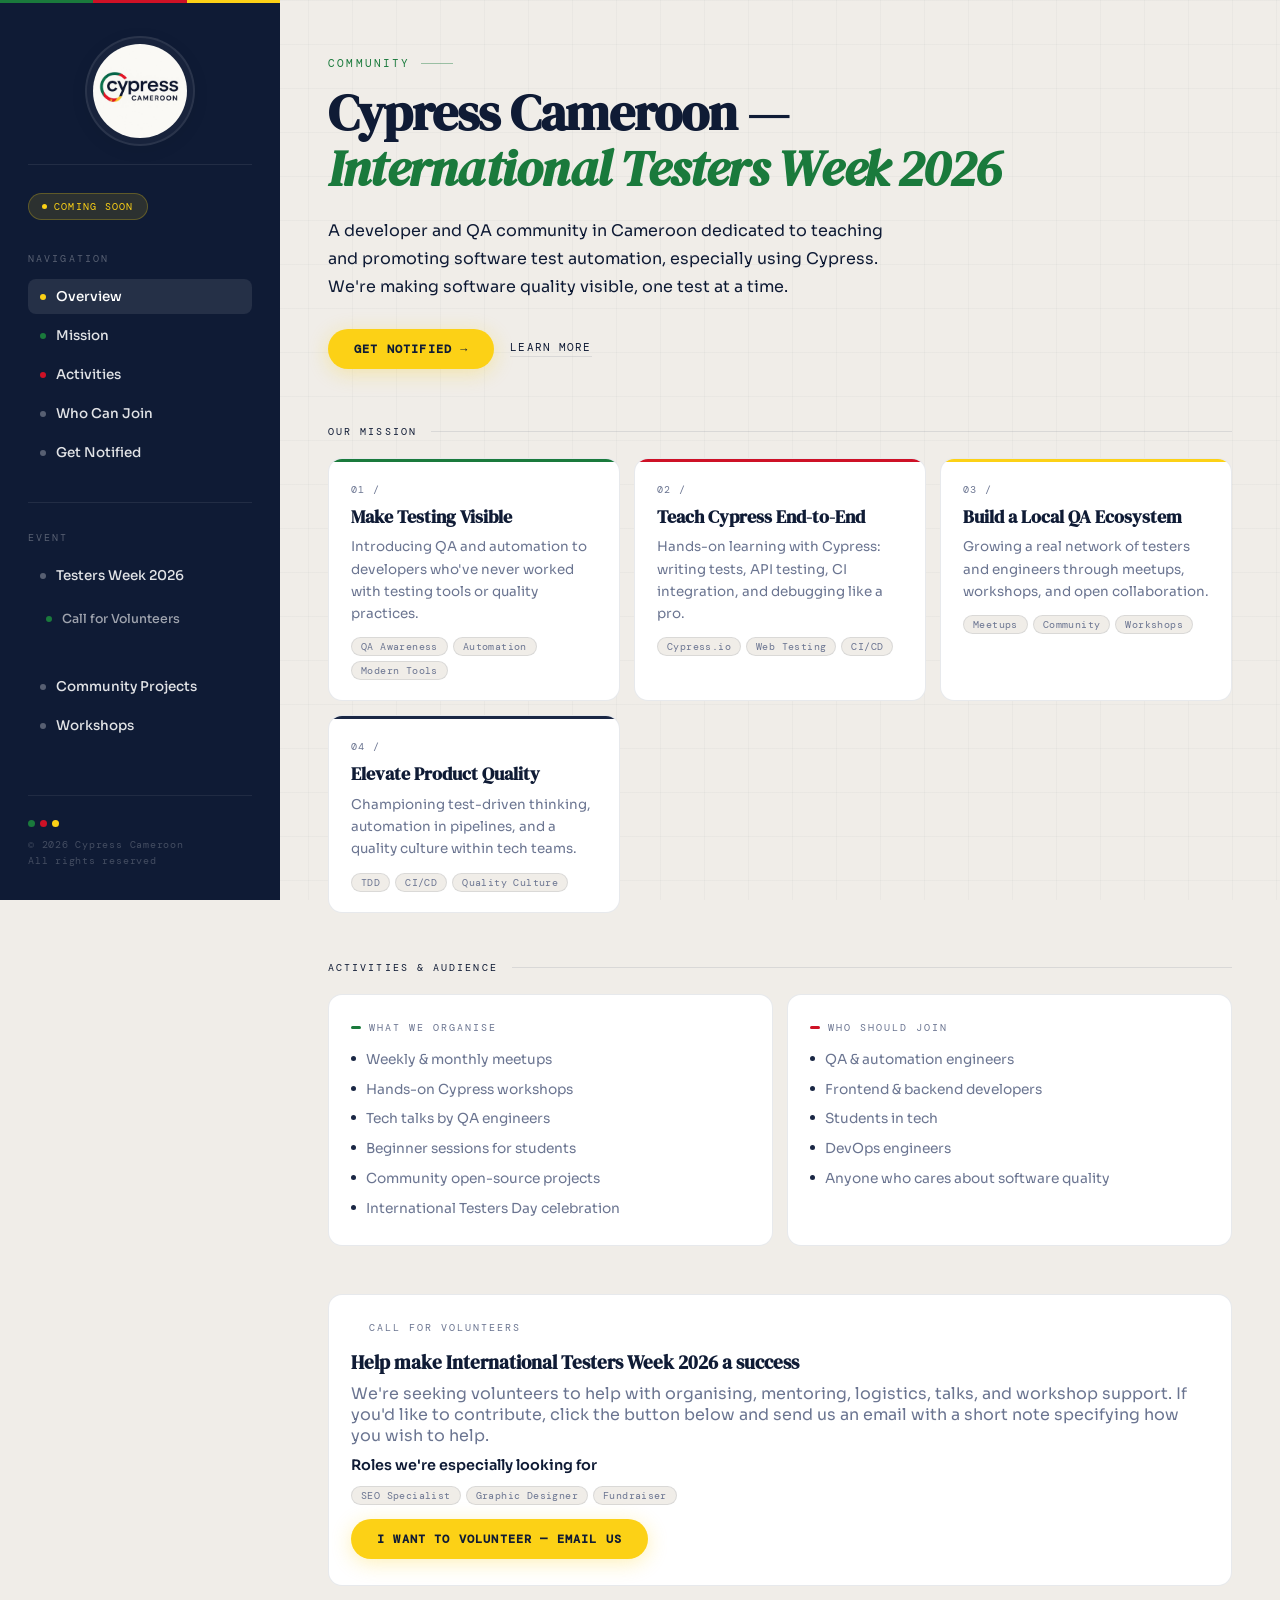
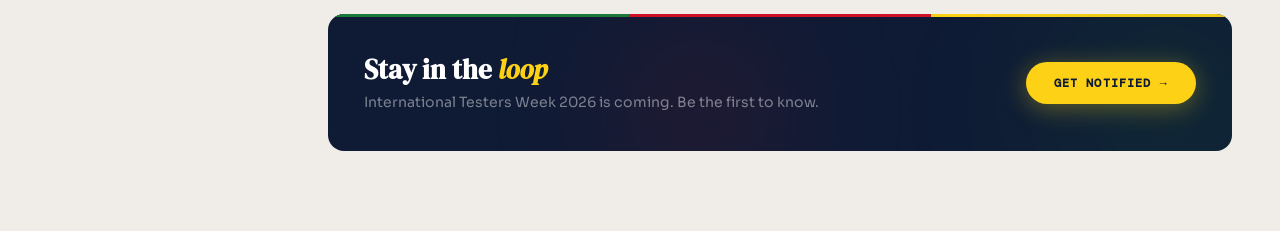
<file: index.html>
<!DOCTYPE html>
<html lang="en">
<head>
  <meta charset="UTF-8" />
  <meta name="viewport" content="width=device-width, initial-scale=1.0" />
  <title>International Testers Week 2026 — Cypress Cameroon</title>
  <link rel="preconnect" href="https://fonts.googleapis.com">
  <link href="https://fonts.googleapis.com/css2?family=DM+Serif+Display:ital@0;1&family=DM+Mono:wght@400;500&family=Sora:wght@300;400;500;600&display=swap" rel="stylesheet">
  <!-- Preload stylesheet to reduce render-blocking, with noscript fallback -->
  <link rel="preload" href="./assets/styles.css" as="style" onload="this.rel='stylesheet'">
  <noscript><link rel="stylesheet" href="./assets/styles.css"></noscript>
  <!-- SEO meta -->
  <meta name="description" content="Cypress Cameroon — a developer and QA community in Cameroon teaching and promoting test automation with Cypress. Join meetups, workshops, and community projects for International Testers Week 2026." />
  <meta name="keywords" content="Cypress Cameroon, Testers Week 2026, QA, Test Automation, Cypress, Workshops, Meetups, Software Testing Cameroon" />
  <link rel="canonical" href="https://cypresscameroon.js.org/" />

  <!-- Google Search Console verification (alternate to DNS TXT) -->
  <meta name="google-site-verification" content="DJ4gVrxsj_s6Cv7XEpJXVdb3g57MJnhzCo_6gRFwP7A" />

  <!-- Open Graph / Social -->
  <meta property="og:type" content="website" />
  <meta property="og:title" content="Cypress Cameroon — International Testers Week 2026" />
  <meta property="og:description" content="Cypress Cameroon — a developer and QA community in Cameroon teaching and promoting test automation with Cypress. Join us for Testers Week 2026." />
  <meta property="og:url" content="https://cypresscameroon.js.org/" />
  <meta property="og:image" content="https://cypresscameroon.js.org/cypres-cameroon-logo.png" />

  <!-- Twitter -->
  <meta name="twitter:card" content="summary_large_image" />
  <meta name="twitter:title" content="Cypress Cameroon — International Testers Week 2026" />
  <meta name="twitter:description" content="A developer and QA community in Cameroon dedicated to teaching and promoting software test automation using Cypress." />
  <meta name="twitter:image" content="https://cypresscameroon.js.org/cypres-cameroon-logo.png" />

  <!-- JSON-LD Organization schema -->
  <script type="application/ld+json">
  {
    "@context": "https://schema.org",
    "@type": "Organization",
    "name": "Cypress Cameroon",
    "url": "https://cypresscameroon.js.org/",
    "logo": "https://cypresscameroon.js.org/cypres-cameroon-logo.png",
    "contactPoint": [{
      "@type": "ContactPoint",
      "email": "info@cypresscameroon.com",
      "contactType": "information"
    }]
  }
  </script>
</head>
<body>
  <div class="shell">

    <!-- SIDEBAR (reusable partial) -->
    <div data-include="partials/sidebar.html"></div>

    <!-- MAIN -->
    <main class="main">

      <!-- HERO (reusable partial) -->
      <div data-include="partials/hero.html"></div>

      <!-- MISSION -->
      <div class="section-head" id="mission">
        <span class="section-title">Our Mission</span>
      </div>

      <div class="grid">
        <div class="card">
          <span class="card-num">01 /</span>
          <h3>Make Testing Visible</h3>
          <p>Introducing QA and automation to developers who've never worked with testing tools or quality practices.</p>
          <div class="tags">
            <span class="tag">QA Awareness</span>
            <span class="tag">Automation</span>
            <span class="tag">Modern Tools</span>
          </div>
        </div>
        <div class="card">
          <span class="card-num">02 /</span>
          <h3>Teach Cypress End-to-End</h3>
          <p>Hands-on learning with Cypress: writing tests, API testing, CI integration, and debugging like a pro.</p>
          <div class="tags">
            <span class="tag">Cypress.io</span>
            <span class="tag">Web Testing</span>
            <span class="tag">CI/CD</span>
          </div>
        </div>
        <div class="card">
          <span class="card-num">03 /</span>
          <h3>Build a Local QA Ecosystem</h3>
          <p>Growing a real network of testers and engineers through meetups, workshops, and open collaboration.</p>
          <div class="tags">
            <span class="tag">Meetups</span>
            <span class="tag">Community</span>
            <span class="tag">Workshops</span>
          </div>
        </div>
        <div class="card">
          <span class="card-num">04 /</span>
          <h3>Elevate Product Quality</h3>
          <p>Championing test-driven thinking, automation in pipelines, and a quality culture within tech teams.</p>
          <div class="tags">
            <span class="tag">TDD</span>
            <span class="tag">CI/CD</span>
            <span class="tag">Quality Culture</span>
          </div>
        </div>
      </div>

      <!-- ACTIVITIES + JOIN -->
      <div class="section-head" id="activities">
        <span class="section-title">Activities &amp; Audience</span>
      </div>

      <div class="two-col" id="join">
        <div class="panel">
          <div class="panel-title">What We Organise</div>
          <ul>
            <li>Weekly &amp; monthly meetups</li>
            <li>Hands-on Cypress workshops</li>
            <li>Tech talks by QA engineers</li>
            <li>Beginner sessions for students</li>
            <li>Community open-source projects</li>
            <li>International Testers Day celebration</li>
          </ul>
        </div>
        <div class="panel">
          <div class="panel-title">Who Should Join</div>
          <ul>
            <li>QA &amp; automation engineers</li>
            <li>Frontend &amp; backend developers</li>
            <li>Students in tech</li>
            <li>DevOps engineers</li>
            <li>Anyone who cares about software quality</li>
          </ul>
        </div>
      </div>

      <!-- CALL FOR VOLUNTEERS -->
      <section id="call-volunteers" class="panel" style="margin-bottom:28px;">
        <div class="panel-title">Call For Volunteers</div>
        <h3 style="font-family:var(--serif);margin-top:6px;color:var(--navy-deep);">Help make International Testers Week 2026 a success</h3>
        <p style="color:var(--muted);margin-top:8px;">We're seeking volunteers to help with organising, mentoring, logistics, talks, and workshop support. If you'd like to contribute, click the button below and send us an email with a short note specifying how you wish to help.</p>

        <div style="margin-top:10px;">
          <div style="font-size:0.9rem;color:var(--navy-deep);margin-bottom:8px;font-weight:600;">Roles we're especially looking for</div>
          <div class="tags">
            <span class="tag">SEO Specialist</span>
            <span class="tag">Graphic Designer</span>
            <span class="tag">Fundraiser</span>
          </div>
        </div>

        <div style="margin-top:14px;">
          <a href="mailto:cy.cameroon@gmail.com?subject=Volunteer%20-%20International%20Testers%20Week%202026&body=Please%20specify%20how%20you%20wish%20to%20help%3A%0A-%20Preferred%20role%20(e.g.%20SEO%20Specialist%2C%20Graphic%20Designer%2C%20Fundraiser)%3A%0A-%20Availability%20(dates)%3A%0A-%20Notes%3A" class="btn-primary">I want to volunteer — Email us</a>
        </div>
      </section>

      <!-- CTA (reusable partial) -->
      <div data-include="partials/cta.html"></div>

    </main>
  </div>

  <script src="./assets/include.js"></script>
</body>
</html>
</file>
<file: assets/styles.css>
/* Extracted styles from index.html */
:root {
  --bg: #f0ede8;
  --surface: #ffffff;
  --sidebar-bg: #0f1b35;
  --navy: #1a2744;
  --navy-deep: #0f1b35;
  --green: #1a7a3c;
  --red: #ce1126;
  --yellow: #fcd116;
  --text: #1a2744;
  --muted: #6b7591;
  --border: rgba(26,39,68,0.1);
  --serif: 'DM Serif Display', Georgia, serif;
  --mono: 'DM Mono', 'Courier New', monospace;
  --sans: 'Sora', system-ui, sans-serif;
  --sidebar-w: 280px;
}

*, *::before, *::after { box-sizing: border-box; margin: 0; padding: 0; }
html, body { height: 100%; }

body {
  background: var(--bg);
  color: var(--text);
  font-family: var(--sans);
  min-height: 100vh;
  overflow-x: hidden;
}

/* ── LAYOUT SHELL ── */
.shell { display: flex; min-height: 100vh; }

/* SIDEBAR */
.sidebar {
  width: var(--sidebar-w);
  flex-shrink: 0;
  background: var(--sidebar-bg);
  position: fixed;
  top: 0; left: 0; bottom: 0;
  display: flex;
  flex-direction: column;
  padding: 36px 28px 32px;
  z-index: 10;
  overflow-y: auto;
}

.sidebar::before {
  content: '';
  position: absolute;
  top: 0; left: 0; right: 0;
  height: 3px;
  background: linear-gradient(90deg, var(--green) 33.33%, var(--red) 33.33% 66.66%, var(--yellow) 66.66%);
}

.sidebar-logo {
  width: 110px;
  height: 110px;
  border-radius: 50%;
  margin: 0 auto 18px;
  display: block;
  background: rgba(255,255,255,0.04);
  padding: 6px;
  object-fit: cover;
  transition: transform 0.18s ease, box-shadow 0.18s ease;
  border: 2px solid rgba(255,255,255,0.08);
  box-shadow: 0 4px 18px rgba(2,6,23,0.06);
}

.sidebar-divider { height: 1px; background: rgba(255,255,255,0.08); margin: 0 0 28px; }
.sidebar-label { font-family: var(--mono); font-size: 0.6rem; letter-spacing: 0.22em; text-transform: uppercase; color: rgba(255,255,255,0.3); margin-bottom: 14px; display: block; }

.sidebar nav { display: flex; flex-direction: column; gap: 4px; margin-bottom: 32px; }
.nav-link { display: flex; align-items: center; gap: 10px; padding: 9px 12px; border-radius: 8px; font-size: 0.84rem; font-weight: 500; color: rgba(255,255,255,0.88); text-decoration: none; transition: background 0.2s, color 0.2s; cursor: default; }
.nav-link:hover { background: rgba(255,255,255,0.06); color: #ffffff; }
.nav-link.active { background: rgba(255,255,255,0.09); color: #ffffff; }
.nav-link .dot { width: 6px; height: 6px; border-radius: 50%; flex-shrink: 0; }

/* Submenu inside sidebar */
.nav-group { display: flex; flex-direction: column; gap: 6px; }
.nav-sub { display: flex; flex-direction: column; margin-left: 8px; margin-top: 6px; }
.nav-sub-link { font-size: 0.78rem; padding: 6px 10px; color: rgba(255,255,255,0.6); }
.nav-sub-link:hover { background: rgba(255,255,255,0.04); color: rgba(255,255,255,0.95); }

.sidebar-badge { display: inline-flex; align-items: center; gap: 7px; background: rgba(252,209,22,0.12); border: 1px solid rgba(252,209,22,0.25); color: var(--yellow); font-family: var(--mono); font-size: 0.65rem; padding: 6px 13px; border-radius: 999px; letter-spacing: 0.12em; text-transform: uppercase; margin-bottom: 32px; width: fit-content; animation: glow 3s ease-in-out infinite; }
.badge-dot { width:5px;height:5px;background:var(--yellow);border-radius:50%;animation:blink 1.6s ease-in-out infinite; }
@keyframes blink { 0%,100%{opacity:1} 50%{opacity:0.15} }
@keyframes glow { 0%,100%{box-shadow:0 0 0 0 rgba(252,209,22,0)} 50%{box-shadow:0 0 18px 2px rgba(252,209,22,0.15)} }

.sidebar-footer { margin-top: auto; padding-top: 24px; border-top: 1px solid rgba(255,255,255,0.07); }
.sidebar-footer p { font-family: var(--mono); font-size: 0.6rem; color: rgba(255,255,255,0.22); letter-spacing: 0.08em; line-height: 1.6; }

.flag-dots { display: flex; gap: 5px; margin-bottom: 10px; }
.flag-dot { width:7px;height:7px;border-radius:50%; }

/* MAIN CONTENT */
.main { margin-left: var(--sidebar-w); flex: 1; padding: 56px 48px 80px; max-width: calc(100% - var(--sidebar-w)); position: relative; }
.main::before { content: ''; position: fixed; inset: 0; background-image: linear-gradient(rgba(26,39,68,0.028) 1px, transparent 1px), linear-gradient(90deg, rgba(26,39,68,0.028) 1px, transparent 1px); background-size: 44px 44px; pointer-events: none; z-index: 0; }
.main > * { position: relative; z-index: 1; }

/* HERO */
.hero { margin-bottom: 56px; animation: fadeUp 0.6s ease both; }
.eyebrow { font-family: var(--mono); font-size: 0.68rem; letter-spacing: 0.2em; text-transform: uppercase; color: var(--green); margin-bottom: 14px; display: flex; align-items: center; gap: 10px; }
.eyebrow::after { content:'';display:inline-block;width:32px;height:1px;background:var(--green);opacity:0.4; }

h1 { font-family: var(--serif); font-size: clamp(2rem, 4.5vw, 3.2rem); line-height: 1.1; letter-spacing: -0.015em; color: var(--navy-deep); margin-bottom: 20px; }
h1 em { font-style: italic; color: var(--green); }

.hero-lead { max-width: 560px; color: var(--navy-deep); font-size: 1rem; line-height: 1.75; margin-bottom: 28px; }
.hero-actions { display: flex; align-items: center; gap: 16px; flex-wrap: wrap; }

.btn-primary { display: inline-flex; align-items: center; gap: 8px; font-family: var(--mono); font-size: 0.73rem; letter-spacing: 0.1em; text-transform: uppercase; color: var(--navy-deep); background: var(--yellow); padding: 12px 26px; border-radius: 999px; text-decoration: none; font-weight: 600; transition: background 0.2s, box-shadow 0.2s, transform 0.15s; box-shadow: 0 4px 20px rgba(252,209,22,0.3); }
.btn-primary:hover { background:#ffe040;box-shadow:0 6px 32px rgba(252,209,22,0.45);transform:translateY(-2px); }

.btn-ghost { font-family: var(--mono); font-size: 0.7rem; letter-spacing: 0.1em; text-transform: uppercase; color: var(--navy-deep); text-decoration: none; border-bottom: 1px solid var(--border); padding-bottom: 2px; transition: color 0.2s, border-color 0.2s; }
.btn-ghost:hover { color: var(--navy); border-color: var(--navy); }

/* SECTION TITLE */
.section-head { display: flex; align-items: center; gap: 14px; margin-bottom: 20px; animation: fadeUp 0.6s 0.1s ease both; }
.section-head::after { content:'';flex:1;height:1px;background:var(--border); }
.section-title { font-family: var(--mono); font-size: 0.65rem; letter-spacing: 0.2em; text-transform: uppercase; color: var(--navy-deep); white-space: nowrap; }

/* CARDS */
.grid { display: grid; grid-template-columns: repeat(auto-fit, minmax(230px, 1fr)); gap: 14px; margin-bottom: 48px; animation: fadeUp 0.6s 0.15s ease both; }
.card { background: var(--surface); border: 1px solid var(--border); border-radius: 14px; padding: 24px 22px 20px; position: relative; overflow: hidden; transition: border-color 0.25s, box-shadow 0.25s, transform 0.25s; }
.card::after { content: ''; position: absolute; top: 0; left: 0; right: 0; height: 3px; }
.card:nth-child(1)::after { background: var(--green); }
.card:nth-child(2)::after { background: var(--red); }
.card:nth-child(3)::after { background: var(--yellow); }
.card:nth-child(4)::after { background: var(--navy); }
.card:hover { border-color:rgba(26,39,68,0.18);box-shadow:0 8px 28px rgba(26,39,68,0.08);transform:translateY(-3px); }

.card-num { font-family:var(--mono);font-size:0.6rem;letter-spacing:0.15em;color:var(--muted);margin-bottom:10px;display:block; }
.card h3 { font-family:var(--serif);font-size:1.1rem;color:var(--navy-deep);margin-bottom:8px;line-height:1.3; }
.card p { font-size:0.84rem;color:var(--muted);line-height:1.65; }

.tags { display:flex;flex-wrap:wrap;gap:5px;margin-top:12px; }
.tag { font-family:var(--mono);font-size:0.62rem;padding:2px 9px;background:var(--bg);border:1px solid var(--border);border-radius:999px;color:var(--muted);letter-spacing:0.04em; }

/* TWO COL */
.two-col { display: grid; grid-template-columns: 1fr 1fr; gap: 14px; margin-bottom: 48px; animation: fadeUp 0.6s 0.2s ease both; }
.panel { background:var(--surface);border:1px solid var(--border);border-radius:14px;padding:26px 22px; }
.panel-title { font-family: var(--mono); font-size: 0.63rem; letter-spacing: 0.2em; text-transform: uppercase; color: var(--muted); margin-bottom: 16px; display: flex; align-items: center; gap: 8px; }
.panel-title::before { content:'';display:inline-block;width:10px;height:3px;border-radius:2px; }
.panel:nth-child(1) .panel-title::before { background: var(--green); }
.panel:nth-child(2) .panel-title::before { background: var(--red); }
.panel ul { list-style:none;display:flex;flex-direction:column;gap:10px; }
.panel li { font-size:0.86rem;color:var(--muted);display:flex;align-items:flex-start;gap:10px;line-height:1.45; }
.panel li::before { content:'';display:inline-block;width:5px;height:5px;background:var(--navy);border-radius:50%;flex-shrink:0;margin-top:6px; }

/* CTA BANNER */
.cta-strip { background: var(--navy-deep); border-radius: 16px; padding: 40px 36px; display: flex; align-items: center; justify-content: space-between; gap: 28px; position: relative; overflow: hidden; animation: fadeUp 0.6s 0.25s ease both; }
.cta-strip::before { content: ''; position: absolute; top: 0; left: 0; right: 0; height: 3px; background: linear-gradient(90deg, var(--green) 33.33%, var(--red) 33.33% 66.66%, var(--yellow) 66.66%); }
.cta-glow { position: absolute; bottom: -80px; right: -60px; width: 250px; height: 250px; background: rgba(26,122,60,0.14); border-radius: 50%; filter: blur(70px); pointer-events: none; }
.cta-glow-2 { position: absolute; bottom: -60px; left: 30%; width: 200px; height: 200px; background: rgba(206,17,38,0.09); border-radius: 50%; filter: blur(60px); pointer-events: none; }
.cta-text { position: relative; z-index: 1; }
.cta-text h2 { font-family:var(--serif);font-size:1.7rem;color:#ffffff;margin-bottom:6px;line-height:1.2; }
.cta-text h2 em { font-style:italic;color:var(--yellow); }
.cta-text p { color:rgba(255,255,255,0.45);font-size:0.88rem; }
.cta-action { position: relative; z-index: 1; flex-shrink: 0; }
.cta-btn { display: inline-flex; align-items: center; gap: 8px; font-family: var(--mono); font-size: 0.73rem; letter-spacing: 0.1em; text-transform: uppercase; color: var(--navy-deep); background: var(--yellow); padding: 13px 28px; border-radius: 999px; text-decoration: none; font-weight: 600; white-space: nowrap; transition: background 0.2s, box-shadow 0.2s, transform 0.15s; box-shadow: 0 4px 24px rgba(252,209,22,0.35); }
.cta-btn:hover { background:#ffe040;box-shadow:0 6px 36px rgba(252,209,22,0.5);transform:translateY(-2px); }

@keyframes fadeUp { from{opacity:0;transform:translateY(16px)} to{opacity:1;transform:translateY(0)} }

/* RESPONSIVE */
@media(max-width:768px){ :root { --sidebar-w: 0px; } .sidebar { display: none; } .main { margin-left: 0; max-width: 100%; padding: 36px 20px 60px; } .two-col { grid-template-columns: 1fr; } .cta-strip { flex-direction: column; text-align: center; padding: 32px 24px; } h1 { font-size: 2rem; } }
</file>
